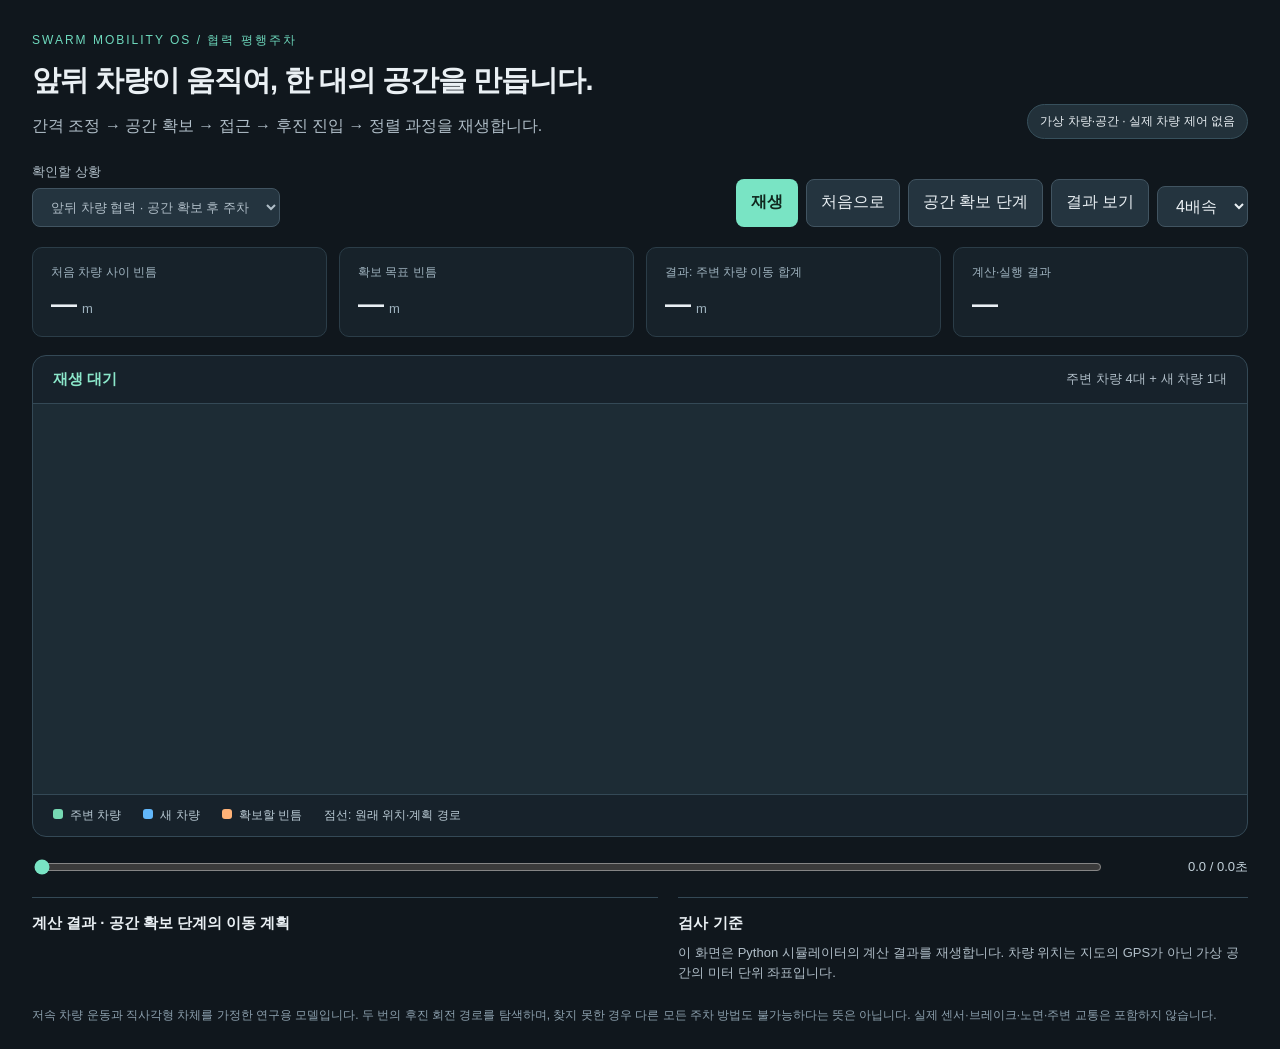
<file: simulator/curb_replay_template.html>
<!doctype html>
<html lang="ko">
<head>
<meta charset="utf-8"><meta name="viewport" content="width=device-width,initial-scale=1">
<link rel="icon" href="data:,">
<title>Swarm · 협력 평행주차 시뮬레이션</title>
<style>
:root{color-scheme:dark;font-family:-apple-system,BlinkMacSystemFont,"Apple SD Gothic Neo","Malgun Gothic",sans-serif;background:#10171d;color:#eaf0f4}
*{box-sizing:border-box}body{margin:0}main{max-width:1420px;margin:auto;padding:32px 32px 24px}header{display:flex;gap:24px;justify-content:space-between;align-items:flex-end;margin-bottom:24px}.eyebrow{font-size:12px;letter-spacing:2px;color:#6ed9bd;margin:0 0 12px}h1{font-size:29px;letter-spacing:-1px;margin:0 0 12px}p{line-height:1.6;margin:0;color:#b0bec8}.badge{font-size:12px;padding:8px 12px;background:#22313a;border:1px solid #37505c;border-radius:20px;white-space:nowrap}label{font-size:13px;color:#b0bec8}select,button{font:inherit;color:inherit;border:1px solid #415461;border-radius:8px;background:#24343f;padding:10px 14px}select{margin-top:7px;display:block;max-width:100%}button{cursor:pointer;min-height:42px}button:hover{background:#344c5b}button:disabled{opacity:.45;cursor:default}button:focus-visible,select:focus-visible,input:focus-visible{outline:3px solid #6ed9bd;outline-offset:3px}.primary{background:#79e4c4;color:#10271e;border-color:transparent;font-weight:650}.primary:hover{background:#a5f1da}.toolbar{display:flex;align-items:end;justify-content:space-between;gap:16px;margin:20px 0}.tools{display:flex;gap:8px;flex-wrap:wrap}.metrics{display:grid;grid-template-columns:repeat(4,1fr);gap:12px;margin-bottom:18px}.metric{padding:16px 18px;border:1px solid #2b3d48;border-radius:10px;background:#17222a}.metric span{display:block;font-size:12px;color:#9fb3bf;margin-bottom:8px}.metric strong{font-size:26px;font-weight:600}.metric small{font-size:13px;color:#9fb3bf;margin-left:5px}.panel{border:1px solid #344956;border-radius:14px;overflow:hidden;background:#17222b}.stagebar{padding:14px 20px;display:flex;justify-content:space-between;border-bottom:1px solid #344956;gap:16px}.stagebar strong{font-size:15px;color:#8be7ca}.stagebar span{font-size:13px;color:#b0bec8}.canvaswrap{width:100%;height:390px;background:#1d2c35}canvas{width:100%;height:100%;display:block}.legend{padding:12px 20px;display:flex;flex-wrap:wrap;gap:22px;font-size:12px;border-top:1px solid #344956;color:#bacbd5}.legend i{display:inline-block;width:10px;height:10px;border-radius:3px;margin-right:7px}.timeline{margin-top:20px;display:flex;align-items:center;gap:16px}input[type=range]{width:100%;accent-color:#79e4c4;cursor:pointer}.time{min-width:128px;font-variant-numeric:tabular-nums;text-align:right;font-size:13px;color:#c4d3dc}.details{display:grid;grid-template-columns:1.1fr 1fr;gap:20px;margin-top:20px}.box{border-top:1px solid #344956;padding-top:16px}h2{font-size:15px;margin:0 0 10px}.box p{font-size:13px}.moves{display:flex;gap:8px;flex-wrap:wrap}.move{font-size:12px;padding:8px 10px;border-radius:6px;background:#243842;color:#b6e8db}.state-ok{color:#8be7ca}.state-no{color:#f5bc83}.foot{font-size:12px;color:#8ca0ae;margin-top:22px}.sr-only{position:absolute;width:1px;height:1px;overflow:hidden;clip:rect(0,0,0,0)}
@media(max-width:760px){main{padding:22px 14px}header{display:block}.badge{display:inline-block;margin-top:15px}h1{font-size:24px}.toolbar{align-items:start;flex-direction:column}.metrics{grid-template-columns:repeat(2,1fr)}.details{grid-template-columns:1fr}.canvaswrap{height:300px}.stagebar{flex-direction:column;gap:5px}}
</style>
</head>
<body>
<main>
<header><div><div class="eyebrow">SWARM MOBILITY OS / 협력 평행주차</div><h1>앞뒤 차량이 움직여, 한 대의 공간을 만듭니다.</h1><p>간격 조정 → 공간 확보 → 접근 → 후진 진입 → 정렬 과정을 재생합니다.</p></div><span class="badge">가상 차량·공간 · 실제 차량 제어 없음</span></header>
<div class="toolbar"><label>확인할 상황<select id="scenario" aria-label="시뮬레이션 상황">
<option value="cooperative">앞뒤 차량 협력 · 공간 확보 후 주차</option><option value="independent">같은 공간 · 주변 차량 이동 없음</option><option value="consent_denied">주변 차량의 협조 거부</option><option value="insufficient_space">차량별 이동 여유 부족</option><option value="narrow_lane">회전할 통로가 좁은 경우</option><option value="stale_state">차량 위치가 오래된 경우</option><option value="communication_loss">이동 중 통신 끊김</option><option value="consent_withdrawn">이동 중 협조 철회</option><option value="new_obstacle">이동 중 새 장애물 등장</option></select></label><div class="tools"><button id="play" class="primary">재생</button><button id="reset">처음으로</button><button id="space">공간 확보 단계</button><button id="finish">결과 보기</button><label class="sr-only" for="speed">재생 속도</label><select id="speed" aria-label="재생 속도"><option value="1">1배속</option><option value="4" selected>4배속</option><option value="8">8배속</option></select></div></div>
<div class="metrics"><div class="metric"><span>처음 차량 사이 빈틈</span><strong id="before">—</strong><small>m</small></div><div class="metric"><span>확보 목표 빈틈</span><strong id="after">—</strong><small>m</small></div><div class="metric"><span>결과: 주변 차량 이동 합계</span><strong id="travel">—</strong><small>m</small></div><div class="metric"><span>계산·실행 결과</span><strong id="outcome">—</strong></div></div>
<section class="panel" aria-label="협력 평행주차 재생"><div class="stagebar"><strong id="phase" aria-live="polite">재생 대기</strong><span id="actor">주변 차량 4대 + 새 차량 1대</span></div><div class="canvaswrap"><canvas id="road" role="img" aria-label="차량 위치와 평행주차 경로"></canvas></div><div class="legend"><span><i style="background:#76d9b3"></i>주변 차량</span><span><i style="background:#62b8fc"></i>새 차량</span><span><i style="background:#ffb277"></i>확보할 빈틈</span><span>점선: 원래 위치·계획 경로</span></div></section>
<div class="timeline"><input id="seek" type="range" min="0" max="1" value="0" aria-label="시뮬레이션 시간 이동"><span id="time" class="time">0.0 / 0.0초</span></div>
<div class="details"><section class="box"><h2 id="result-title">계산 결과 · 공간 확보 단계의 이동 계획</h2><p id="explain"></p><div id="moves" class="moves" style="margin-top:12px"></div></section><section class="box"><h2>검사 기준</h2><p id="checks"></p><p style="margin-top:8px">이 화면은 Python 시뮬레이터의 계산 결과를 재생합니다. 차량 위치는 지도의 GPS가 아닌 가상 공간의 미터 단위 좌표입니다.</p></section></div>
<p class="foot">저속 차량 운동과 직사각형 차체를 가정한 연구용 모델입니다. 두 번의 후진 회전 경로를 탐색하며, 찾지 못한 경우 다른 모든 주차 방법도 불가능하다는 뜻은 아닙니다. 실제 센서·브레이크·노면·주변 교통은 포함하지 않습니다.</p>
</main>
<script id="simulation-data" type="application/json">__SIMULATION_DATA__</script>
<script>
'use strict';
const data=JSON.parse(document.getElementById('simulation-data').textContent);
const $=id=>document.getElementById(id),canvas=$('road'),ctx=canvas.getContext('2d');
let run,frames,index=0,playing=false,lastStamp=null,clock=0;
const phaseNames={waiting:'재생 대기',create_space:'주변 차량 간격 조정',approach:'새 차량이 진입 위치로 접근',steering_at_rest:'정지 후 조향 방향 변경',reverse_in:'후진하며 공간 안으로 진입',reverse_align:'반대 방향으로 회전하며 정렬',final_position:'주차 위치를 중앙으로 조정',settle_spacing:'주차 후 차량 간격 다시 맞추기',parked:'평행주차 완료',stopped:'이동 중단',blocked:'이동 시작 안 함'};
const reasons={completed:'앞뒤 차량과 바깥쪽 차량이 순서대로 이동해 공간을 넓혔고, 새 차량이 접근·후진 주차한 뒤 주변 차량 간격을 다시 맞췄습니다.',no_redistribution_capacity:'주변 차량이 이동할 수 있는 범위 안에서 필요한 빈틈을 확보하지 못했습니다. 차량은 움직이지 않습니다.',maneuver_not_found:'차량 길이만 맞추는 것으로는 부족합니다. 이 모델의 회전 경로에서 차체·도로 여유를 만족하는 경로를 찾지 못해 이동하지 않습니다.',search_budget_exhausted:'정해진 탐색 범위 안에서 검증된 경로를 찾지 못했습니다. 차량은 움직이지 않습니다.',stale_state:'차량 위치가 허용된 시간보다 오래돼 계획을 시작하지 않습니다.',communication_lost:'통신이 끊긴 시점에 모든 이동을 중단했습니다. 이미 이동한 차량은 현재 위치를 유지합니다.',consent_withdrawn:'차량의 협조가 철회돼 이동을 중단했습니다. 남은 계획은 실행하지 않습니다.',obstacle:'새 장애물이 나타나 이동을 중단했습니다. 장애물을 포함해 공간을 다시 확인해야 합니다.',initial_clearance_violation:'초기 차량 위치가 도로 경계 또는 차량 간 여유 조건을 만족하지 않아 시작하지 않습니다.'};
function fmt(v){return Number.isFinite(v)?v.toFixed(2):'—'}
function load(){
 run=data[$('scenario').value];frames=run.result.frames;index=0;clock=0;playing=false;lastStamp=null;$('play').textContent='재생';$('seek').max=Math.max(0,frames.length-1);$('seek').value=0;
 const cars=run.scene.parked, p=run.plan;
 const gap=cars.length>2?cars[2].pose.x-cars[2].length/2-cars[1].pose.x-cars[1].length/2:null;
 $('before').textContent=fmt(p?p.original_gap:gap);$('after').textContent=fmt(p?p.expanded_gap:null);
 const moved=cars.reduce((a,c)=>a+(run.result.travel_by_vehicle[c.id]||0),0);$('travel').textContent=fmt(moved);
 $('outcome').textContent={parked:'주차 완료',blocked:'시작 보류',stopped:'이동 중단'}[run.result.status];$('outcome').className=run.result.status==='parked'?'state-ok':'state-no';
 $('explain').textContent=reasons[run.result.reason]||run.result.reason;
 if(p&&run.result.status==='parked'){
 const group=[...cars].sort((a,b)=>a.pose.x-b.pose.x),g=p.gap_index,poses=run.result.final_poses,n=poses.NEW;
 const left=g?poses[group[g-1].id].x+group[g-1].length/2:run.scene.policy.wall_clearance+run.scene.policy.position_uncertainty;
 const right=g<group.length?poses[group[g].id].x-group[g].length/2:run.scene.length-run.scene.policy.wall_clearance-run.scene.policy.position_uncertainty;
 $('explain').textContent+=` 완료 간격: 뒤 ${fmt(n.x-run.scene.incoming.length/2-left)}m · 앞 ${fmt(right-n.x-run.scene.incoming.length/2)}m.`;
 }
 $('checks').textContent=`차량 간 최소 여유 ${fmt(run.scene.policy.clearance+2*run.scene.policy.position_uncertainty)}m · 도로 경계 여유 ${fmt(run.scene.policy.wall_clearance+run.scene.policy.position_uncertainty)}m · 위치 오차 가정 차량당 ±${fmt(run.scene.policy.position_uncertainty)}m.`;
 if(Number.isFinite(run.result.certified_body_clearance))$('checks').textContent+=` 이동 구간 여유 하한 ${fmt(run.result.certified_body_clearance)}m.`;
 $('moves').replaceChildren();if(p){const targets=Object.fromEntries(p.shifted);cars.forEach(c=>{const dx=targets[c.id]-c.pose.x;const el=document.createElement('span');el.className='move';el.textContent=`${c.id} ${dx<0?'←':'→'} ${fmt(Math.abs(dx))}m`;$('moves').append(el)})}
 $('play').disabled=frames.length<2;$('space').disabled=!p;update();
}
function update(){
 const f=frames[index],end=frames.at(-1).time;$('seek').value=index;
 $('phase').textContent=phaseNames[f.stage]||f.stage;
 $('actor').textContent=f.actor?`${f.actor==='NEW'?'새 차량':f.actor} 이동 중`:'주변 차량 4대 + 새 차량 1대';
 $('time').textContent=`${f.time.toFixed(1)} / ${end.toFixed(1)}초`;
 canvas.setAttribute('aria-label',`${phaseNames[f.stage]||f.stage}, ${f.time.toFixed(1)}초, ${run.scene.name}`);draw();
}
function draw(){
 const box=canvas.getBoundingClientRect(),dpr=devicePixelRatio||1;
 if(canvas.width!==Math.round(box.width*dpr)||canvas.height!==Math.round(box.height*dpr)){canvas.width=Math.round(box.width*dpr);canvas.height=Math.round(box.height*dpr)}
 ctx.setTransform(dpr,0,0,dpr,0,0);const W=box.width,H=box.height;ctx.clearRect(0,0,W,H);
 const scene=run.scene,f=frames[index],pad=30,scale=Math.min((W-2*pad)/scene.length,(H-70)/scene.road_width),ox=(W-scene.length*scale)/2,oy=(H+scene.road_width*scale)/2-5;
 const x=v=>ox+v*scale,y=v=>oy-v*scale;
 ctx.fillStyle='#26353f';ctx.fillRect(x(0),y(scene.road_width),scene.length*scale,scene.road_width*scale);
 ctx.fillStyle='#1e393c';ctx.fillRect(x(0),y(2.8),scene.length*scale,2.8*scale);
 ctx.strokeStyle='#88a3af';ctx.lineWidth=2;ctx.beginPath();ctx.moveTo(x(0),y(0));ctx.lineTo(x(scene.length),y(0));ctx.stroke();
 ctx.strokeStyle='#5f7781';ctx.setLineDash([7,8]);ctx.lineWidth=1;ctx.beginPath();ctx.moveTo(x(0),y(2.8));ctx.lineTo(x(scene.length),y(2.8));ctx.stroke();ctx.setLineDash([]);
 ctx.fillStyle='#b8cbd2';ctx.font='12px sans-serif';ctx.textAlign='left';ctx.fillText('도로 · 진행 방향 →',x(0)+8,y(scene.road_width)+20);ctx.fillText('연석',x(0)+8,y(0)+22);
 for(let m=5;m<scene.length;m+=5){ctx.fillStyle='#7e9ba7';ctx.textAlign='center';ctx.fillText(`${m}m`,x(m),y(0)+22)}
 const cars=[...scene.parked,scene.incoming];
 if(run.plan){
 const group=[...scene.parked].sort((a,b)=>a.pose.x-b.pose.x),gap=run.plan.gap_index;
 const left=gap?f.poses[group[gap-1].id].x+group[gap-1].length/2:scene.policy.wall_clearance+scene.policy.position_uncertainty;
 const right=gap<group.length?f.poses[group[gap].id].x-group[gap].length/2:scene.length-scene.policy.wall_clearance-scene.policy.position_uncertainty;
 ctx.fillStyle='#ffb27725';ctx.fillRect(x(left),y(2.8),(right-left)*scale,2.8*scale);
 ctx.fillStyle='#ffbd86';ctx.textAlign='center';ctx.font='bold 13px sans-serif';const np=f.poses.NEW;const aligned=Math.abs(np.y-scene.parking_y)<0.01&&Math.abs(np.yaw)<0.01;const label=aligned?`뒤 ${(np.x-scene.incoming.length/2-left).toFixed(2)}m · 앞 ${(right-np.x-scene.incoming.length/2).toFixed(2)}m`:`현재 빈틈 ${(right-left).toFixed(2)}m`;ctx.fillText(label,x((left+right)/2),y(0.12));
 ctx.strokeStyle='#62b8fc66';ctx.setLineDash([4,5]);ctx.lineWidth=2;ctx.beginPath();frames.filter(fr=>fr.actor==='NEW').forEach((fr,i)=>{const p=fr.poses.NEW;i?ctx.lineTo(x(p.x),y(p.y)):ctx.moveTo(x(p.x),y(p.y))});ctx.stroke();ctx.setLineDash([]);
 const p=run.plan.target;ctx.strokeStyle='#ffb27788';ctx.setLineDash([4,5]);ctx.strokeRect(x(p.x-scene.incoming.length/2),y(p.y+scene.incoming.width/2),scene.incoming.length*scale,scene.incoming.width*scale);ctx.setLineDash([]);
 }
 cars.forEach(car=>{const p=car.pose;ctx.strokeStyle='#9bb1bf44';ctx.setLineDash([4,4]);ctx.strokeRect(x(p.x-car.length/2),y(p.y+car.width/2),car.length*scale,car.width*scale);ctx.setLineDash([])});
 for(const obstacle of f.obstacles||scene.obstacles){ctx.save();ctx.translate(x(obstacle.pose.x),y(obstacle.pose.y));ctx.rotate(-obstacle.pose.yaw);ctx.fillStyle='#fa897c';ctx.fillRect(-obstacle.length*scale/2,-obstacle.width*scale/2,obstacle.length*scale,obstacle.width*scale);ctx.restore();ctx.fillStyle='#ffb3ab';ctx.textAlign='center';ctx.fillText('새 장애물',x(obstacle.pose.x),y(obstacle.pose.y+obstacle.width/2)-8)}
 cars.forEach(car=>{const p=f.poses[car.id],isNew=car.id==='NEW';ctx.save();ctx.translate(x(p.x),y(p.y));ctx.rotate(-p.yaw);
 const L=car.length*scale,B=car.width*scale;ctx.fillStyle=isNew?'#62b8fc':car.consent?'#76d9b3':'#82949d';ctx.beginPath();ctx.roundRect(-L/2,-B/2,L,B,6);ctx.fill();ctx.fillStyle='#18313f';ctx.fillRect(-L*.18,-B*.35,L*.38,B*.7);ctx.fillStyle='#f3f4d9';ctx.fillRect(L*.41,-B*.35,3,B*.18);ctx.fillRect(L*.41,B*.17,3,B*.18);ctx.fillStyle='#112d34';ctx.font='bold 12px sans-serif';ctx.textAlign='center';ctx.fillText(isNew?'새 차량':car.id,-L*.33,4);ctx.restore();
 if(!isNew){const dx=p.x-car.pose.x;ctx.font='11px sans-serif';ctx.textAlign='center';ctx.fillStyle='#bce8d8';ctx.fillText(`${dx<0?'←':'→'}${Math.abs(dx).toFixed(2)}m`,x(p.x),y(p.y+car.width/2)-10)}
 });
}
$('scenario').addEventListener('change',load);$('speed').addEventListener('change',()=>{lastStamp=null});
$('play').onclick=()=>{if(index===frames.length-1){index=0;clock=0}playing=!playing;lastStamp=null;$('play').textContent=playing?'일시정지':'재생';update()};
$('reset').onclick=()=>{playing=false;index=0;clock=0;$('play').textContent='재생';update()};
$('finish').onclick=()=>{playing=false;index=frames.length-1;clock=frames[index].time;$('play').textContent='재생';update()};
$('space').onclick=()=>{playing=false;const i=frames.findIndex(f=>f.stage==='approach');index=i<0?frames.length-1:i;clock=frames[index].time;$('play').textContent='재생';update()};
$('seek').oninput=()=>{playing=false;index=Number($('seek').value);clock=frames[index].time;$('play').textContent='재생';update()};
function tick(stamp){if(playing){if(lastStamp!==null)clock+=(stamp-lastStamp)/1000*Number($('speed').value);while(index+1<frames.length&&frames[index+1].time<=clock)index++;if(index===frames.length-1){playing=false;$('play').textContent='재생'}update()}lastStamp=stamp;requestAnimationFrame(tick)}
new ResizeObserver(draw).observe(canvas);load();requestAnimationFrame(tick);
</script>
</body></html>
</file>
